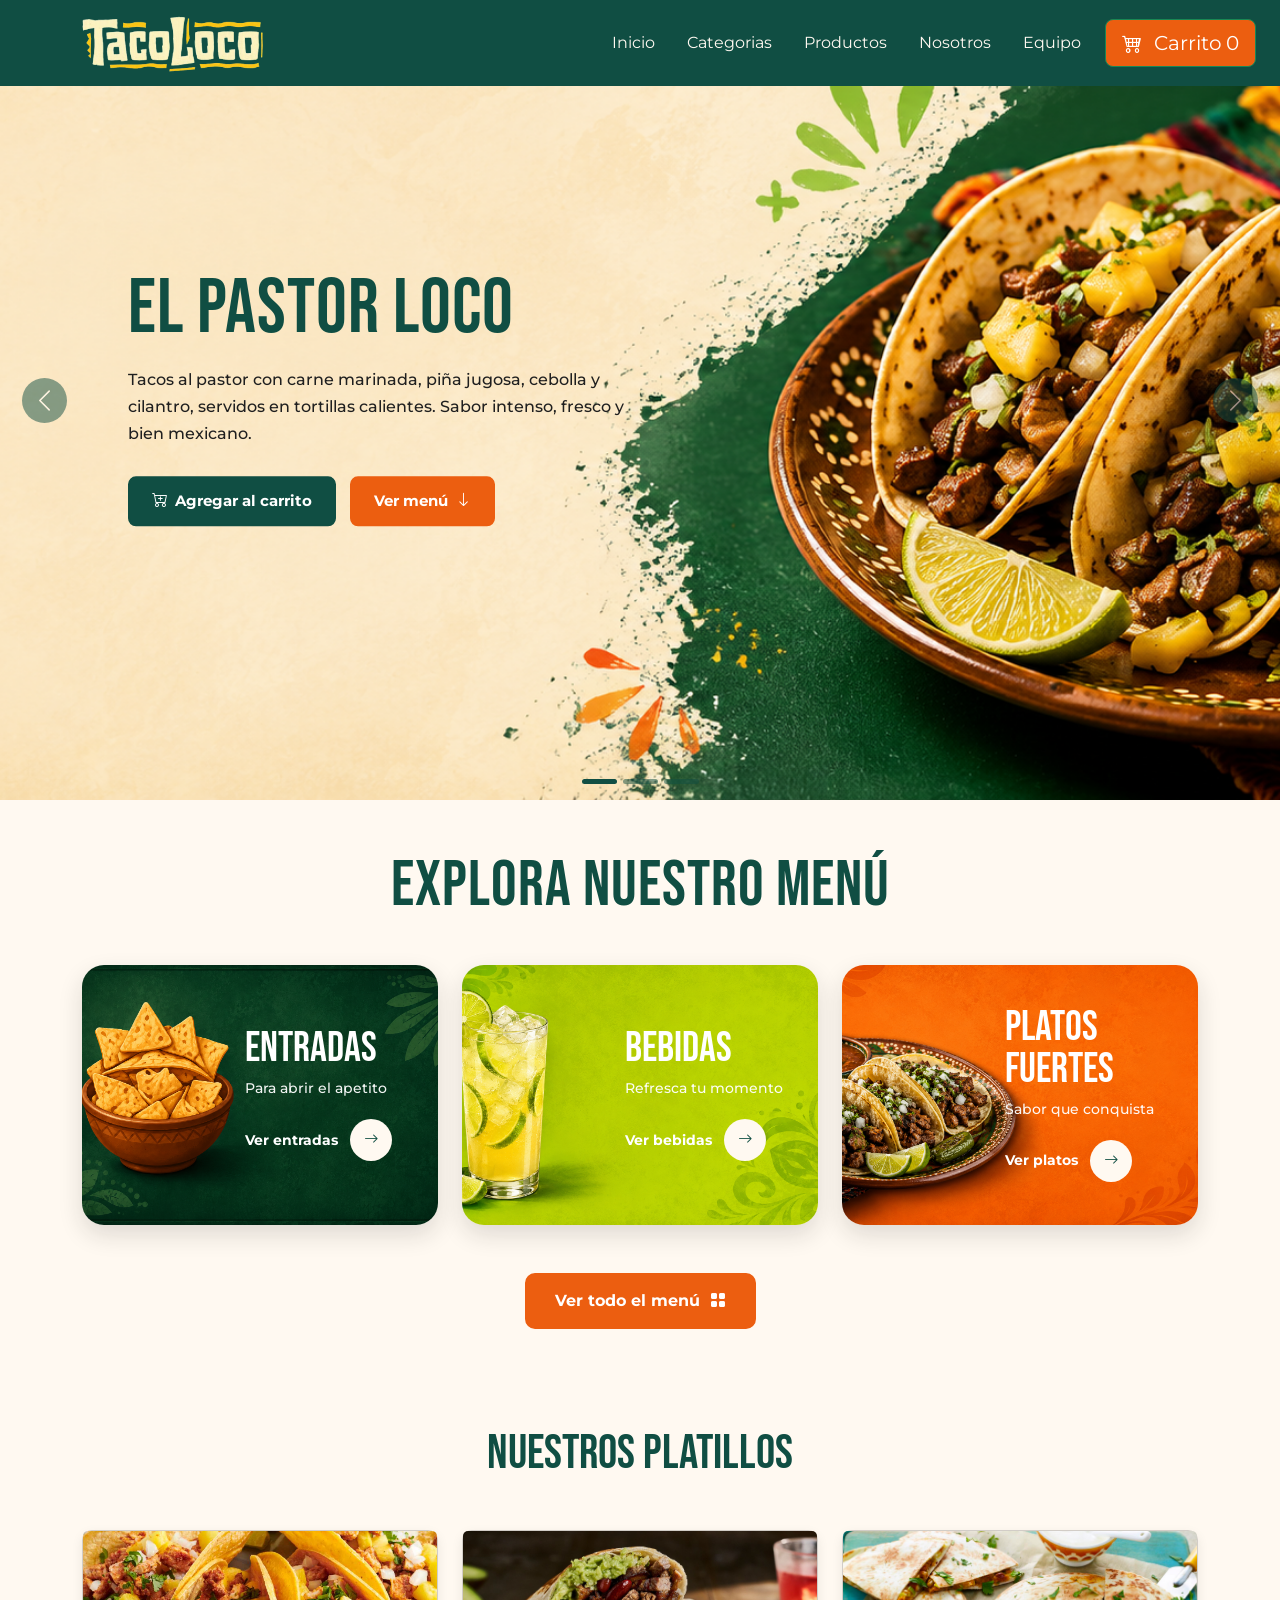
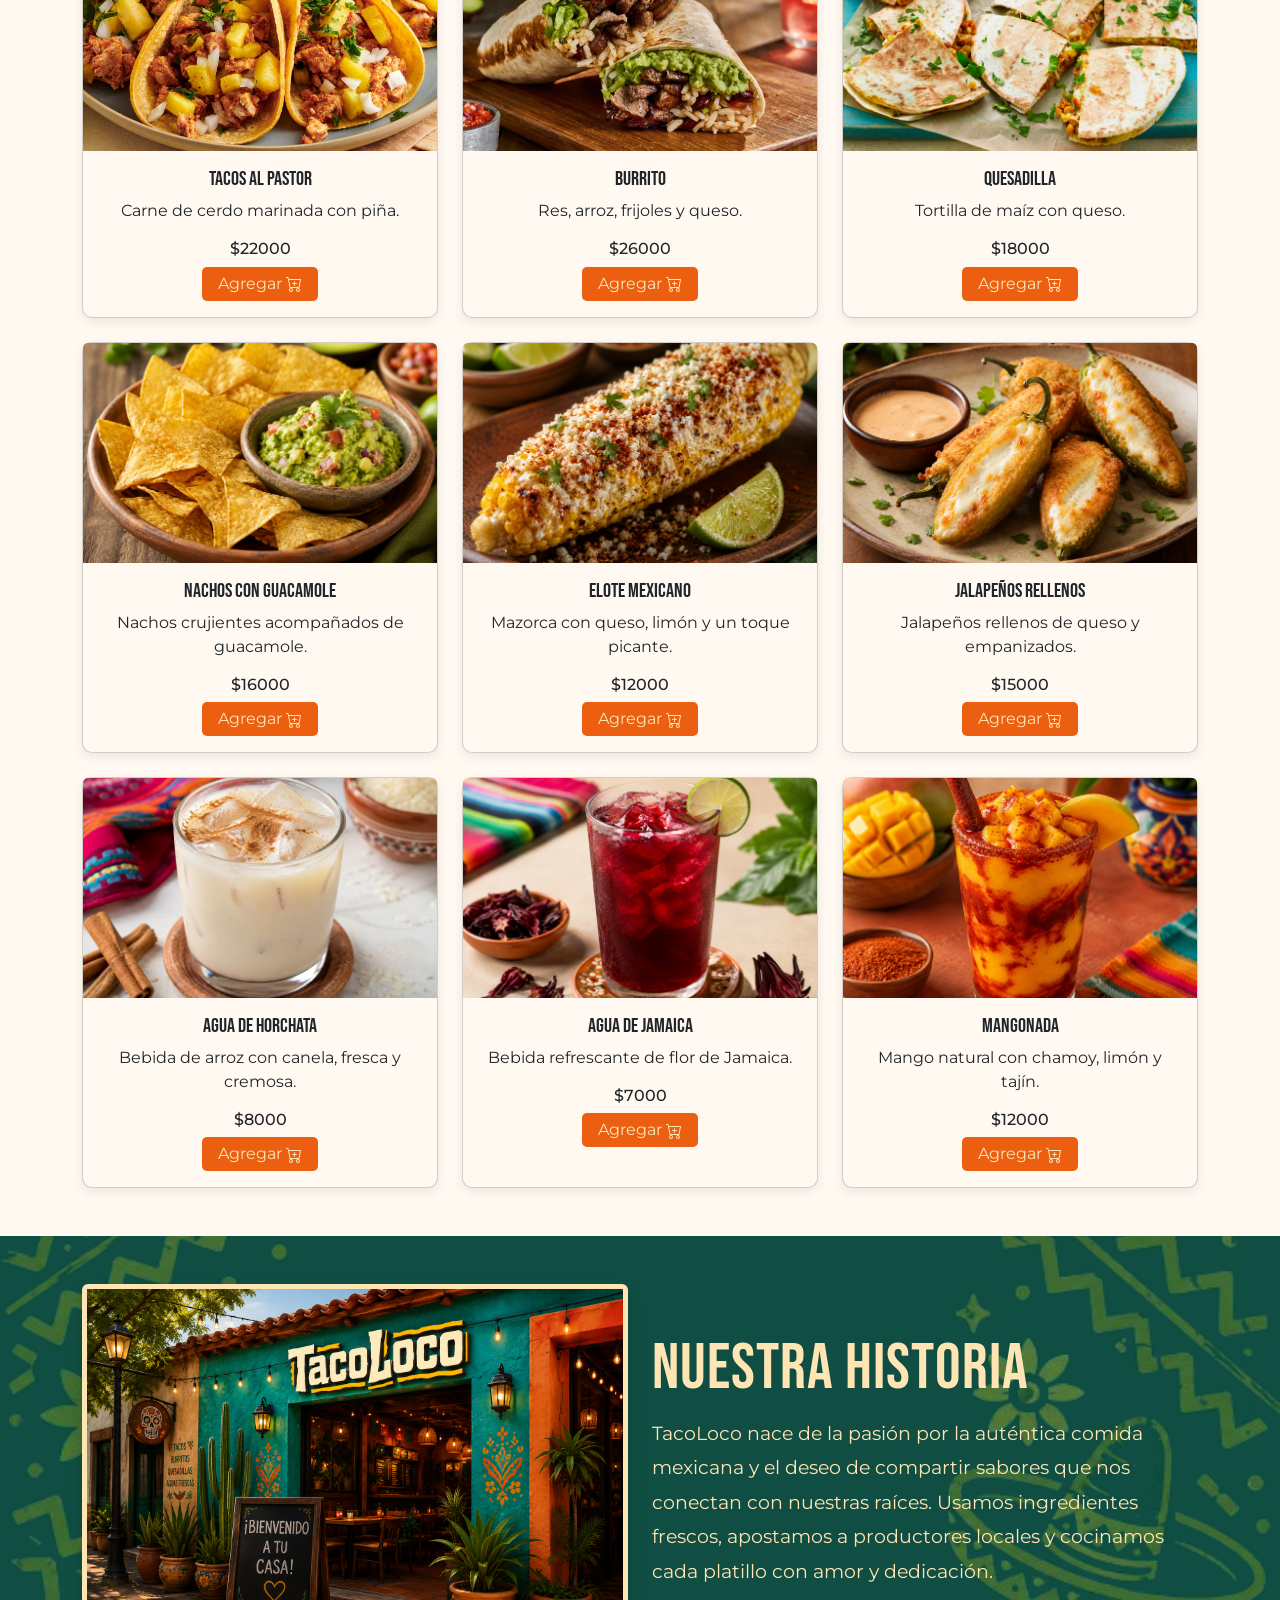
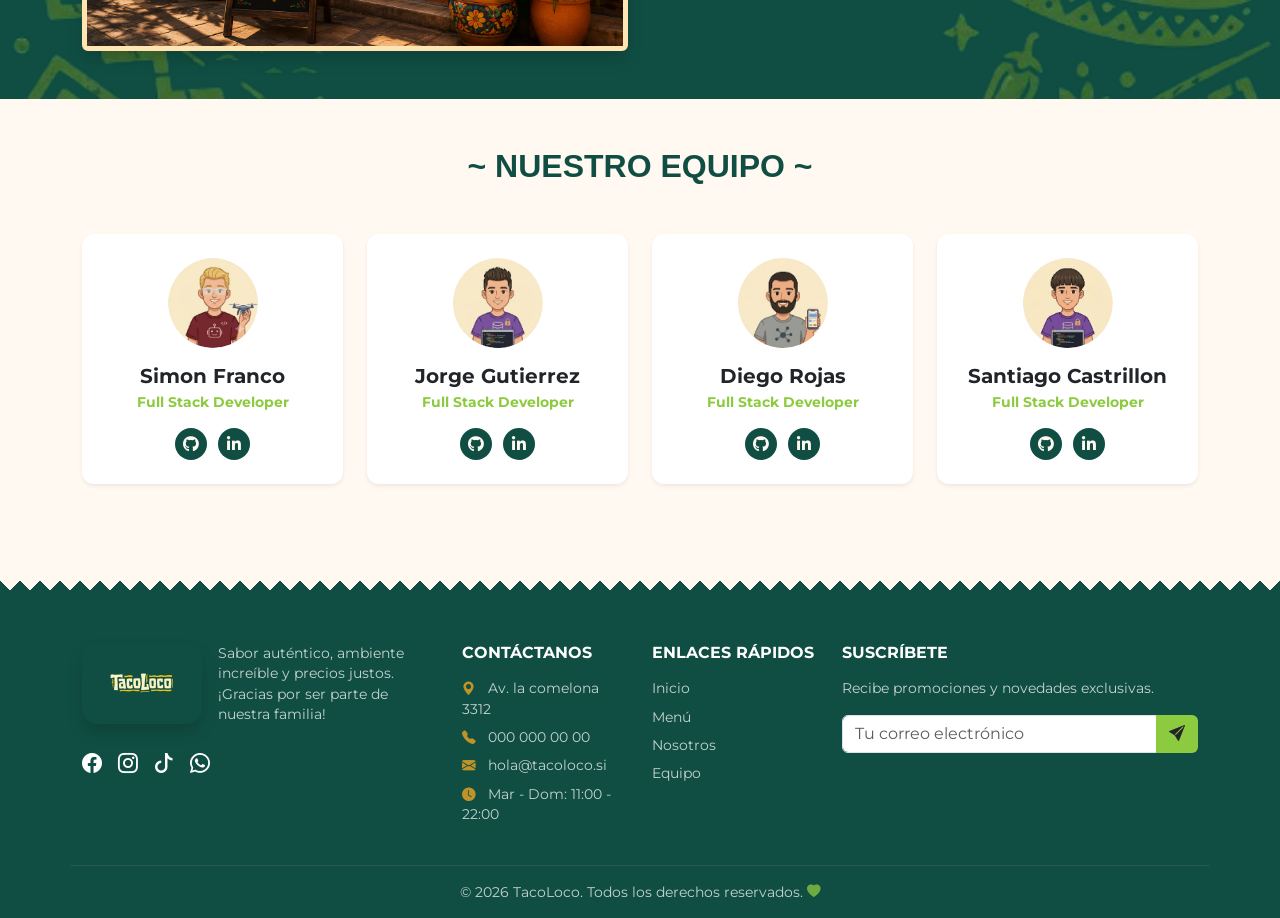
<file: index.html>
<!DOCTYPE html>
<html lang="es">

<head>
    <meta charset="UTF-8">
    <meta name="viewport" content="width=device-width, initial-scale=1.0">
    <title>Tacoloco | Sabor mexicano que te vuelve loco</title>

    <link href="https://cdn.jsdelivr.net/npm/bootstrap@5.3.8/dist/css/bootstrap.min.css" rel="stylesheet"
        integrity="sha384-sRIl4kxILFvY47J16cr9ZwB07vP4J8+LH7qKQnuqkuIAvNWLzeN8tE5YBujZqJLB" crossorigin="anonymous">
    <link rel="stylesheet" href="https://cdn.jsdelivr.net/npm/bootstrap-icons@1.13.1/font/bootstrap-icons.min.css">
    <link rel="stylesheet" href="https://cdnjs.cloudflare.com/ajax/libs/font-awesome/6.4.0/css/all.min.css">
    <link rel="preconnect" href="https://fonts.googleapis.com">
    <link rel="preconnect" href="https://fonts.gstatic.com" crossorigin>
    <link href="https://fonts.googleapis.com/css2?family=Bebas+Neue&family=Montserrat:wght@100..900&display=swap"
        rel="stylesheet">
    <link rel="stylesheet" href="styles.css">

</head>

<body>

    <!-- HEADER & NAVBAR -->
    <header>
        <nav id="nav" class="navbar navbar-expand-lg bg-body-tertiary px-4 py-2 fixed-top">
            <div class="container-fluid">
                <a class="navbar-brand" href="#">
                    <img class="logo" src="./img/logoSinFondo.png" alt="Logo TacoLoco" width="100" height="auto">
                </a>
                <button class="navbar-toggler" type="button" data-bs-toggle="collapse" data-bs-target="#navbarNav"
                    aria-controls="navbarNav" aria-expanded="false" aria-label="Toggle navigation">
                    <span class="navbar-toggler-icon"></span>
                </button>
                <div class="collapse navbar-collapse" id="navbarNav">
                    <ul class="navbar-nav ms-auto align-items-center gap-3">
                        <li class="nav-item">
                            <a class="nav-link active" aria-current="page" href="#">Inicio</a>
                        </li>
                        <li class="nav-item">
                            <a class="nav-link" href="#menu">Categorias</a>
                        </li>
                        <li class="nav-item">
                            <a class="nav-link" href="#productos">Productos</a>
                        </li>
                        <li class="nav-item">
                            <a class="nav-link" href="#nosotros">Nosotros</a>
                        </li>
                        <li class="nav-item">
                            <a class="nav-link" href="#equipo">Equipo</a>
                        </li>
                        <li class="nav-item d-flex align-items-center gap-2">
                            <button id="mostrarCarrito"
                                class="btn btn-outline-success btn-lg d-flex align-items-center gap-1 text-white btn-carrito"
                                type="button">
                                <i class="bi bi-cart4 me-2"></i>
                                <span>Carrito</span>
                                <span id="contadorCarrito">(0)</span>
                            </button>
                        </li>
                    </ul>
                </div>
            </div>
        </nav>
    </header>

    <main>

        <!-- CARRUSEL PRINCIPAL -->
        <section id="carouselPrincipal" class="carousel slide" data-bs-ride="carousel">
            <div class="carousel-indicators">
                <button type="button" data-bs-target="#carouselPrincipal" data-bs-slide-to="0" class="active"
                    aria-current="true" aria-label="Banner 1"></button>
                <button type="button" data-bs-target="#carouselPrincipal" data-bs-slide-to="1"
                    aria-label="Banner 2"></button>
                <button type="button" data-bs-target="#carouselPrincipal" data-bs-slide-to="2"
                    aria-label="Banner 3"></button>
            </div>
            <div class="carousel-inner">
                <div class="carousel-item active">
                    <img src="./img/banner1.png" class="d-block w-100" alt="Tacos mexicanos">
                    <div class="contenido-banner">
                        <h1 class="titulo-banner">El Pastor Loco</h1>
                        <p class="texto-banner">
                            Tacos al pastor con carne marinada, piña jugosa, cebolla y cilantro,
                            servidos en tortillas calientes. Sabor intenso, fresco y bien mexicano.
                        </p>
                        <div class="botones-banner">
                            <button type="button" class="btn btn-agregar-carrito" data-producto-id="1">
                                <i class="bi bi-cart-plus"></i> Agregar al carrito
                            </button>
                            <a href="#menu" class="btn btn-ver-menu">
                                Ver menú <i class="bi bi-arrow-down"></i>
                            </a>
                        </div>
                    </div>
                </div>
                <div class="carousel-item">
                    <img src="./img/banner2.png" class="d-block w-100" alt="Mangonada mexicana">
                    <div class="contenido-banner">
                        <h2 class="titulo-banner">Mangoloco Refrescante</h2>
                        <p class="texto-banner">
                            Mangonada refrescante de mango natural, chamoy y un toque de limón,
                            con el equilibrio perfecto entre dulce, ácido y picante.
                        </p>
                        <div class="botones-banner">
                            <button type="button" class="btn btn-agregar-carrito" data-producto-id="2">
                                <i class="bi bi-cart-plus"></i> Agregar al carrito
                            </button>
                            <a href="#menu" class="btn btn-ver-menu">
                                Ver menú <i class="bi bi-arrow-down"></i>
                            </a>
                        </div>
                    </div>
                </div>
                <div class="carousel-item">
                    <img src="./img/banner3.png" class="d-block w-100" alt="Pozole mexicano">
                    <div class="contenido-banner">
                        <h2 class="titulo-banner">Pozoloco</h2>
                        <p class="texto-banner">
                            Pozole tradicional con maíz tierno, carne sazonada y caldo lleno de sabor,
                            acompañado de lechuga, rábano, cebolla y limón.
                        </p>
                        <div class="botones-banner">
                            <button type="button" class="btn btn-agregar-carrito" data-producto-id="3">
                                <i class="bi bi-cart-plus"></i> Agregar al carrito
                            </button>
                            <a href="#menu" class="btn btn-ver-menu">
                                Ver menú <i class="bi bi-arrow-down"></i>
                            </a>
                        </div>
                    </div>
                </div>
            </div>
            <button class="carousel-control-prev" type="button" data-bs-target="#carouselPrincipal"
                data-bs-slide="prev">
                <span class="carousel-control-prev-icon" aria-hidden="true"></span>
                <span class="visually-hidden">Anterior</span>
            </button>
            <button class="carousel-control-next" type="button" data-bs-target="#carouselPrincipal"
                data-bs-slide="next">
                <span class="carousel-control-next-icon" aria-hidden="true"></span>
                <span class="visually-hidden">Siguiente</span>
            </button>
        </section>

        <!-- SECCIÓN MENÚ / CATEGORÍAS -->
        <section id="menu" class="seccion-categorias py-5">
            <div class="container">
                <h2 class="titulo-menu text-center">Explora nuestro menú</h2>
                <div class="row g-4">
                    <div class="col-12 col-md-6 col-lg-4">
                        <article class="card categoria-card h-100 border-0">
                            <img src="./img/cat-entradas.png" class="categoria-fondo" alt="Entradas mexicanas">
                            <div class="overlay-categoria"></div>
                            <div class="contenido-categoria">
                                <h3 class="card-title">Entradas</h3>
                                <p class="card-text">Para abrir el apetito</p>
                                <button type="button" class="btn btn-categoria" data-categoria="entradas">
                                    <span>Ver entradas</span>
                                    <span class="icono-categoria"><i class="bi bi-arrow-right"></i></span>
                                </button>
                            </div>
                        </article>
                    </div>
                    <div class="col-12 col-md-6 col-lg-4">
                        <article class="card categoria-card h-100 border-0">
                            <img src="./img/cat-bebidas.png" class="categoria-fondo" alt="Bebidas mexicanas">
                            <div class="overlay-categoria"></div>
                            <div class="contenido-categoria">
                                <h3 class="card-title">Bebidas</h3>
                                <p class="card-text">Refresca tu momento</p>
                                <button type="button" class="btn btn-categoria" data-categoria="bebidas">
                                    <span>Ver bebidas</span>
                                    <span class="icono-categoria"><i class="bi bi-arrow-right"></i></span>
                                </button>
                            </div>
                        </article>
                    </div>
                    <div class="col-12 col-md-6 col-lg-4">
                        <article class="card categoria-card h-100 border-0">
                            <img src="./img/cat-platos.png" class="categoria-fondo" alt="Platos fuertes mexicanos">
                            <div class="overlay-categoria"></div>
                            <div class="contenido-categoria">
                                <h3 class="card-title">Platos fuertes</h3>
                                <p class="card-text">Sabor que conquista</p>
                                <button type="button" class="btn btn-categoria" data-categoria="platos">
                                    <span>Ver platos</span>
                                    <span class="icono-categoria"><i class="bi bi-arrow-right"></i></span>
                                </button>
                            </div>
                        </article>
                    </div>
                </div>
                <div class="text-center mt-5">
                    <button type="button" class="btn btn-menu-completo" data-categoria="todos">
                        Ver todo el menú <i class="bi bi-grid-fill"></i>
                    </button>
                </div>
            </div>
        </section>

        <!-- SECCIÓN PRODUCTOS (CATÁLOGO) -->
        <section id="productos" class="productos py-5">
            <div class="container">
                <h2 class="mb-5 text-center">Nuestros platillos</h2>
                <div id="catalogoProductos" class="row g-4"></div>
            </div>
        </section>

        <!-- SECCIÓN NUESTRA HISTORIA -->
        <section id="nosotros" class="historia py-5">
            <div class="container">
                <div class="row align-items-center">
                    <div class="col-lg-6">
                        <img src="./img/restaurante.png" alt="Foto frontal del restaurante"
                            class="img-fluid historia-img rounded shadow">
                    </div>
                    <div class="col-lg-6 py-4">
                        <h1>Nuestra historia</h1>
                        <p>TacoLoco nace de la pasión por la auténtica comida mexicana y el deseo de compartir sabores
                            que nos conectan con nuestras raíces. Usamos ingredientes frescos, apostamos a productores
                            locales y cocinamos cada platillo con amor y dedicación.</p>
                    </div>
                </div>
            </div>
        </section>

        <!-- SECCIÓN NUESTRO EQUIPO -->
        <section id="equipo" class="pt-5 pb-5" style="background-color: var(--blanco-suave);">
            <div class="container">
                <div class="text-center mb-5 d-flex justify-content-center align-items-center">
                    <h2 class="m-0 titulo-equipo"> ~ NUESTRO EQUIPO ~ </h2>
                </div>
                <div class="row g-4 pb-5">
                    <div class="col-12 col-md-6 col-lg-3">
                        <div class="card border-0 shadow-sm p-4 text-center h-100 tarjeta-equipo">
                            <img src="./img/1.jpg" alt="Simon Franco" class="rounded-circle mx-auto mb-3 img-equipo"
                                width="100" height="100" style="object-fit: cover;">
                            <h5 class="fw-bold mb-1 text-dark">Simon Franco</h5>
                            <p class="fw-bold mb-3" style="color: var(--verde-acento); font-size: 0.85rem;">Full Stack
                                Developer</p>
                            <div>
                                <a href="https://github.com/FrancoSG2003" target="_blank" class="icono-social"><i
                                        class="fab fa-github"></i></a>
                                <a href="www.linkedin.com/in/simon-franco-guisado" target="_blank"
                                    class="icono-social"><i class="fab fa-linkedin-in"></i></a>
                            </div>
                        </div>
                    </div>
                    <div class="col-12 col-md-6 col-lg-3">
                        <div class="card border-0 shadow-sm p-4 text-center h-100 tarjeta-equipo">
                            <img src="./img/2.jpg" alt="Jorge Gutierrez" class="rounded-circle mx-auto mb-3 img-equipo"
                                width="100" height="100" style="object-fit: cover;">
                            <h5 class="fw-bold mb-1 text-dark">Jorge Gutierrez</h5>
                            <p class="fw-bold mb-3" style="color: var(--verde-acento); font-size: 0.85rem;">Full Stack
                                Developer</p>
                            <div>
                                <a href="https://github.com/jorgegutierrezvallejo" target="_blank"
                                    class="icono-social"><i class="fab fa-github"></i></a>
                                <a href="https://www.linkedin.com/in/jorgegutierrezvallejo/" target="_blank"
                                    class="icono-social"><i class="fab fa-linkedin-in"></i></a>
                            </div>
                        </div>
                    </div>
                    <div class="col-12 col-md-6 col-lg-3">
                        <div class="card border-0 shadow-sm p-4 text-center h-100 tarjeta-equipo">
                            <img src="./img/3.jpg" alt="Diego Rojas" class="rounded-circle mx-auto mb-3 img-equipo"
                                width="100" height="100" style="object-fit: cover;">
                            <h5 class="fw-bold mb-1 text-dark">Diego Rojas</h5>
                            <p class="fw-bold mb-3" style="color: var(--verde-acento); font-size: 0.85rem;">Full Stack
                                Developer</p>
                            <div>
                                <a href="https://github.com/diegorojas25" target="_blank" class="icono-social"><i
                                        class="fab fa-github"></i></a>
                                <a href="https://www.linkedin.com/in/diego-alexander-rojas-cepeda-desarrollador-full-stack/"
                                    target="_blank" class="icono-social"><i class="fab fa-linkedin-in"></i></a>
                            </div>
                        </div>
                    </div>
                    <div class="col-12 col-md-6 col-lg-3">
                        <div class="card border-0 shadow-sm p-4 text-center h-100 tarjeta-equipo">
                            <img src="./img/4.jpg" alt="Santiago Castrillon"
                                class="rounded-circle mx-auto mb-3 img-equipo" width="100" height="100"
                                style="object-fit: cover;">
                            <h5 class="fw-bold mb-1 text-dark">Santiago Castrillon</h5>
                            <p class="fw-bold mb-3" style="color: var(--verde-acento); font-size: 0.85rem;">Full Stack
                                Developer</p>
                            <div>
                                <a href="https://github.com/SantiagoCastrillonR" class="icono-social" target="_blank"><i
                                        class="fab fa-github"></i></a>
                                <a href="https://www.linkedin.com/in/santiago-castrillon-rojo/" class="icono-social"
                                    target="_blank"><i class="fab fa-linkedin-in"></i></a>
                            </div>
                        </div>
                    </div>
                </div>
            </div>
        </section>

        <!-- CARRITO DE COMPRAS OVERLAY -->
        <div id="overlay" class="d-none">
            <section id="carrito">
                <div class="carrito-header">
                    <h2>Carrito de compras</h2>
                    <button id="cerrarCarrito" class="btn-cerrar">
                        <i class="bi bi-box-arrow-left"></i>
                    </button>
                </div>
                <div class="carrito-body">
                    <div id="productos-carrito" class="productos-carrito"></div>
                    <aside class="resumen-carrito">
                        <div class="info-carrito">
                            <h4>Productos</h4>
                            <span id="cantidadProductos">0</span>
                        </div>
                        <div class="info-carrito">
                            <h4>Total</h4>
                            <span id="totalCarrito">$0</span>
                        </div>
                        <button class="btn-comprar">Confirmar compra</button>
                    </aside>
                </div>
            </section>
        </div>

    </main>

    <!-- DIVISOR ZIG-ZAG -->
    <div class="divisor-dentado"></div>

    <!-- FOOTER -->
    <footer class="pt-5 pb-3 footer-custom" style="background-color: var(--verde-oscuro); color: white;">
        <div class="container">
            <div class="row g-4 mb-4">
                <div class="col-12 col-lg-4">
                    <div class="d-flex align-items-center gap-3 mb-4">
                        <img src="./img/tacoloco logo.png" alt="Logo Taco Loco" class="img-fluid rounded-4 shadow"
                            style="max-width: 120px;">
                        <p class="opacity-75 mb-0" style="font-size: 0.85rem;">
                            Sabor auténtico, ambiente increíble y precios justos. ¡Gracias por ser parte de nuestra
                            familia!
                        </p>
                    </div>
                    <div class="mt-3 d-flex gap-3">
                        <a href="#" class="text-white fs-5"><i class="bi bi-facebook"></i></a>
                        <a href="#" class="text-white fs-5"><i class="bi bi-instagram"></i></a>
                        <a href="#" class="text-white fs-5"><i class="bi bi-tiktok"></i></a>
                        <a href="#" class="text-white fs-5"><i class="bi bi-whatsapp"></i></a>
                    </div>
                </div>
                <div class="col-12 col-md-4 col-lg-2">
                    <h6 class="text-uppercase mb-3 fw-bold">CONTÁCTANOS</h6>
                    <ul class="list-unstyled opacity-75" style="font-size: 0.85rem;">
                        <li class="mb-2"><i class="bi bi-geo-alt-fill me-2" style="color: var(--amarillo);"></i> Av. la
                            comelona 3312</li>
                        <li class="mb-2"><i class="bi bi-telephone-fill me-2" style="color: var(--amarillo);"></i> 000
                            000 00 00</li>
                        <li class="mb-2"><i class="bi bi-envelope-fill me-2" style="color: var(--amarillo);"></i>
                            hola@tacoloco.si</li>
                        <li class="mb-2"><i class="bi bi-clock-fill me-2" style="color: var(--amarillo);"></i> Mar -
                            Dom: 11:00 - 22:00</li>
                    </ul>
                </div>
                <div class="col-12 col-md-3 col-lg-2">
                    <h6 class="text-uppercase mb-3 fw-bold">ENLACES RÁPIDOS</h6>
                    <ul class="list-unstyled enlaces-footer" style="font-size: 0.85rem;">
                        <li class="mb-2"><a href="#" class="text-white text-decoration-none opacity-75">Inicio</a></li>
                        <li class="mb-2"><a href="#menu" class="text-white text-decoration-none opacity-75">Menú</a>
                        </li>
                        <li class="mb-2"><a href="#nosotros"
                                class="text-white text-decoration-none opacity-75">Nosotros</a></li>
                        <li class="mb-2"><a href="#equipo" class="text-white text-decoration-none opacity-75">Equipo</a>
                        </li>
                    </ul>
                </div>
                <div class="col-12 col-md-5 col-lg-4">
                    <h6 class="text-uppercase mb-3 fw-bold">SUSCRÍBETE</h6>
                    <p class="opacity-75" style="font-size: 0.85rem;">Recibe promociones y novedades exclusivas.</p>
                    <form class="input-group mt-3">
                        <input type="email" class="form-control" placeholder="Tu correo electrónico" required>
                        <button type="submit" class="btn" style="background-color: var(--verde-acento);">
                            <i class="bi bi-send-fill text-dark"></i>
                        </button>
                    </form>
                </div>
            </div>
            <div class="row mt-4 pt-3 border-top border-secondary border-opacity-25">
                <div class="col-12 text-center opacity-75" style="font-size: 0.85rem;">
                    <p class="mb-0">© 2026 TacoLoco. Todos los derechos reservados. <i class="bi bi-heart-fill"
                            style="color: var(--verde-acento);"></i></p>
                </div>
            </div>
        </div>
    </footer>

    <script src="https://cdn.jsdelivr.net/npm/bootstrap@5.3.8/dist/js/bootstrap.bundle.min.js"
        integrity="sha384-FKyoEForCGlyvwx9Hj09JcYn3nv7wiPVlz7YYwJrWVcXK/BmnVDxM+D2scQbITxI"
        crossorigin="anonymous"></script>
    <script src="app.js"></script>
</body>

</html>
</file>
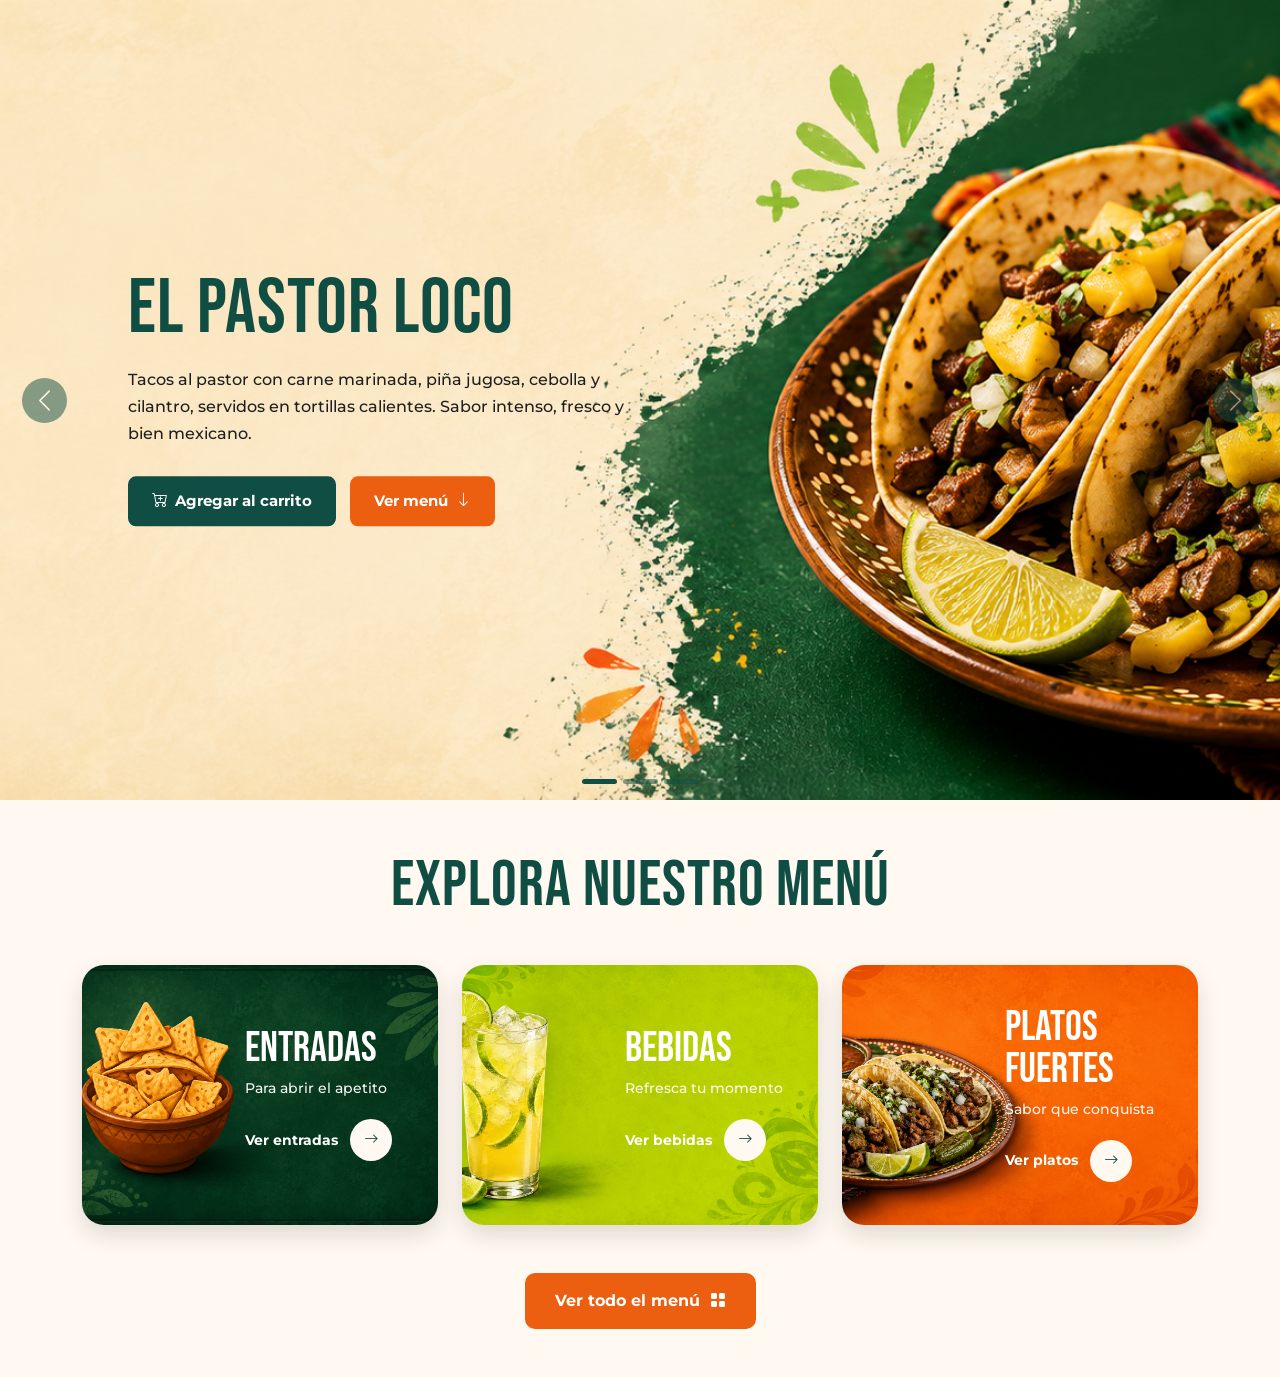
<file: html/jorge.html>
<!DOCTYPE html>
<html lang="es">

<head>
    <meta charset="UTF-8">

    <meta name="viewport" content="width=device-width, initial-scale=1.0">

    <link href="https://cdn.jsdelivr.net/npm/bootstrap@5.3.8/dist/css/bootstrap.min.css" rel="stylesheet">

    <link rel="stylesheet" href="https://cdn.jsdelivr.net/npm/bootstrap-icons@1.13.1/font/bootstrap-icons.min.css">

    <link rel="preconnect" href="https://fonts.googleapis.com">

    <link rel="preconnect" href="https://fonts.gstatic.com" crossorigin>

    <link
        href="https://fonts.googleapis.com/css2?family=Bebas+Neue&family=Montserrat:wght@400;500;600;700&display=swap"
        rel="stylesheet">

    <link rel="stylesheet" href="../styles.css">

    <title>Tacoloco | Sabor mexicano que te vuelve loco</title>
</head>

<body>

    <main>

        <section id="carouselPrincipal" class="carousel slide" data-bs-ride="carousel">

            <div class="carousel-indicators">

                <button type="button" data-bs-target="#carouselPrincipal" data-bs-slide-to="0" class="active"
                    aria-current="true" aria-label="Banner 1">
                </button>

                <button type="button" data-bs-target="#carouselPrincipal" data-bs-slide-to="1"
                    aria-label="Banner 2">
                </button>

                <button type="button" data-bs-target="#carouselPrincipal" data-bs-slide-to="2"
                    aria-label="Banner 3">
                </button>

            </div>

            <div class="carousel-inner">

                <div class="carousel-item active">

                    <img src="../img/banner1.png" class="d-block w-100" alt="Tacos mexicanos">

                    <div class="contenido-banner">

                        <h1 class="titulo-banner">
                            El Pastor Loco
                        </h1>

                        <p class="texto-banner">
                            Tacos al pastor con carne marinada, piña jugosa, cebolla y cilantro,
                            servidos en tortillas calientes. Sabor intenso, fresco y bien mexicano.
                        </p>

                        <div class="botones-banner">

                            <button type="button" class="btn btn-agregar-carrito" data-producto-id="1">
                                <i class="bi bi-cart-plus"></i>
                                Agregar al carrito
                            </button>

                            <a href="#menu" class="btn btn-ver-menu">
                                Ver menú
                                <i class="bi bi-arrow-down"></i>
                            </a>

                        </div>

                    </div>

                </div>

                <div class="carousel-item">

                    <img src="../img/banner2.png" class="d-block w-100" alt="Mangonada mexicana">

                    <div class="contenido-banner">

                        <h2 class="titulo-banner">
                            Mangoloco Refrescante
                        </h2>

                        <p class="texto-banner">
                            Mangonada refrescante de mango natural, chamoy y un toque de limón,
                            con el equilibrio perfecto entre dulce, ácido y picante.
                        </p>

                        <div class="botones-banner">

                            <button type="button" class="btn btn-agregar-carrito" data-producto-id="2">
                                <i class="bi bi-cart-plus"></i>
                                Agregar al carrito
                            </button>

                            <a href="#menu" class="btn btn-ver-menu">
                                Ver menú
                                <i class="bi bi-arrow-down"></i>
                            </a>

                        </div>

                    </div>

                </div>

                <div class="carousel-item">

                    <img src="../img/banner3.png" class="d-block w-100" alt="Pozole mexicano">

                    <div class="contenido-banner">

                        <h2 class="titulo-banner">
                            Pozoloco
                        </h2>

                        <p class="texto-banner">
                            Pozole tradicional con maíz tierno, carne sazonada y caldo lleno de sabor,
                            acompañado de lechuga, rábano, cebolla y limón.
                        </p>

                        <div class="botones-banner">

                            <button type="button" class="btn btn-agregar-carrito" data-producto-id="3">
                                <i class="bi bi-cart-plus"></i>
                                Agregar al carrito
                            </button>

                            <a href="#menu" class="btn btn-ver-menu">
                                Ver menú
                                <i class="bi bi-arrow-down"></i>
                            </a>

                        </div>

                    </div>

                </div>

            </div>

            <button class="carousel-control-prev" type="button" data-bs-target="#carouselPrincipal"
                data-bs-slide="prev">

                <span class="carousel-control-prev-icon" aria-hidden="true"></span>

                <span class="visually-hidden">
                    Anterior
                </span>

            </button>

            <button class="carousel-control-next" type="button" data-bs-target="#carouselPrincipal"
                data-bs-slide="next">

                <span class="carousel-control-next-icon" aria-hidden="true"></span>

                <span class="visually-hidden">
                    Siguiente
                </span>

            </button>

        </section>
<!-- Inicio menu -->
        <section id="menu" class="seccion-categorias py-5">

            <div class="container">

                <h2 class="titulo-menu text-center">
                    Explora nuestro menú
                </h2>

                <div class="row g-4">

                    <div class="col-12 col-md-6 col-lg-4">

                        <article class="card categoria-card h-100 border-0">

                            <img src="../img/cat-entradas.png" class="categoria-fondo"
                                alt="Entradas mexicanas">

                            <div class="overlay-categoria"></div>

                            <div class="contenido-categoria">

                                <h3 class="card-title">
                                    Entradas
                                </h3>

                                <p class="card-text">
                                    Para abrir el apetito
                                </p>

                                <button type="button" class="btn btn-categoria"
                                    data-categoria="entradas">

                                    <span>Ver entradas</span>

                                    <span class="icono-categoria">
                                        <i class="bi bi-arrow-right"></i>
                                    </span>

                                </button>

                            </div>

                        </article>

                    </div>

                    <div class="col-12 col-md-6 col-lg-4">

                        <article class="card categoria-card h-100 border-0">

                            <img src="../img/cat-bebidas.png" class="categoria-fondo"
                                alt="Bebidas mexicanas">

                            <div class="overlay-categoria"></div>

                            <div class="contenido-categoria">

                                <h3 class="card-title">
                                    Bebidas
                                </h3>

                                <p class="card-text">
                                    Refresca tu momento
                                </p>

                                <button type="button" class="btn btn-categoria"
                                    data-categoria="bebidas">

                                    <span>Ver bebidas</span>

                                    <span class="icono-categoria">
                                        <i class="bi bi-arrow-right"></i>
                                    </span>

                                </button>

                            </div>

                        </article>

                    </div>

                    <div class="col-12 col-md-6 col-lg-4">

                        <article class="card categoria-card h-100 border-0">

                            <img src="../img/cat-platos.png" class="categoria-fondo"
                                alt="Platos fuertes mexicanos">

                            <div class="overlay-categoria"></div>

                            <div class="contenido-categoria">

                                <h3 class="card-title">
                                    Platos fuertes
                                </h3>

                                <p class="card-text">
                                    Sabor que conquista
                                </p>

                                <button type="button" class="btn btn-categoria"
                                    data-categoria="platos">

                                    <span>Ver platos</span>

                                    <span class="icono-categoria">
                                        <i class="bi bi-arrow-right"></i>
                                    </span>

                                </button>

                            </div>

                        </article>

                    </div>

                </div>

                <div class="text-center mt-5">

                    <button type="button" class="btn btn-menu-completo"
                        data-categoria="todos">

                        Ver todo el menú
                        <i class="bi bi-grid-fill"></i>

                    </button>

                </div>

            </div>

        </section>



    </main>

    <script src="https://cdn.jsdelivr.net/npm/bootstrap@5.3.8/dist/js/bootstrap.bundle.min.js"></script>

    <script src="../app.js"></script>

</body>

</html>
</file>
<file: styles.css>
:root {
    --verde-oscuro: #104E43;
    --verde-acento: #8CCB3F;
    --naranja: #EC5E10;
    --amarillo: #FAAA1F;
    --crema: #FFE5B3;
    --blanco-suave: #FFF9F1;
    --texto-oscuro: #1f1f1f;
    --fuente-titulos: "Bebas Neue", sans-serif;
    --fuente-texto: "Montserrat", sans-serif;
}

* {
    box-sizing: border-box;
}

html {
    scroll-behavior: smooth;
}

body {
    margin: 0;
    font-family: var(--fuente-texto);
    color: var(--texto-oscuro);
    background-color: var(--blanco-suave);
}


/* NAVBAR */
#nav {
    background-color: var(--verde-oscuro) !important;
    padding: 0 2rem;
}

#nav .container-fluid {
    padding: 0;
}

#nav .navbar-brand {
    margin: 0;
    padding: 0;
    line-height: 0;
}

#nav .navbar-brand img {
    display: block;
    margin-left: 50px;
    height: 70px; 
    width: auto;
}

#nav .nav-link {
    color: var(--blanco-suave) !important;
    position: relative;
    transition: color .3s ease;
}

#nav .nav-link::after {
    content: "";
    position: absolute;
    left: 50%;
    bottom: -4px;
    width: 0;
    height: 3px;
    background-color: var(--amarillo);
    transition: all .3s ease;
    transform: translateX(-50%);
}

#nav .nav-link:hover::after {
    width: 100%;
}

.btn-carrito {
    background-color: var(--naranja);
}

.btn-carrito:hover {
    transform: translateY(-4px);
    box-shadow: 0 8px 15px rgba(0, 0, 0, 0.2);
}


/* CARRUSEL */
.carousel-item {
    position: relative;
    overflow: hidden;
}

.carousel-item img {
    width: 100%;
    height: 800px;
    object-fit: cover;
    object-position: center;
}

.contenido-banner {
    position: absolute;
    top: 50%;
    left: 10%;
    z-index: 2;
    width: 80%;
    max-width: 520px;
    transform: translateY(-50%);
}

.titulo-banner {
    margin: 0 0 20px;
    font-family: var(--fuente-titulos);
    font-size: clamp(3.5rem, 6vw, 6rem);
    font-weight: 400;
    line-height: 0.95;
    letter-spacing: 1px;
    text-transform: uppercase;
    color: var(--verde-oscuro);
}

.texto-banner {
    max-width: 500px;
    margin-bottom: 28px;
    font-size: 1rem;
    font-weight: 500;
    line-height: 1.7;
    color: var(--texto-oscuro);
}

.botones-banner {
    display: flex;
    flex-wrap: wrap;
    gap: 14px;
}

.btn.btn-agregar-carrito,
.btn.btn-ver-menu {
    display: inline-flex;
    align-items: center;
    justify-content: center;
    gap: 8px;
    min-height: 48px;
    padding: 12px 22px;
    border: 2px solid transparent;
    border-radius: 8px;
    font-family: var(--fuente-texto);
    font-size: 0.95rem;
    font-weight: 700;
    text-decoration: none;
    transition: transform 0.3s ease, background-color 0.3s ease, color 0.3s ease, box-shadow 0.3s ease;
}

.btn.btn-agregar-carrito {
    border-color: var(--verde-oscuro);
    background-color: var(--verde-oscuro);
    color: white;
}

.btn.btn-agregar-carrito:hover {
    border-color: var(--verde-oscuro);
    background-color: transparent;
    color: var(--verde-oscuro);
    transform: translateY(-3px);
}

.btn.btn-ver-menu {
    border-color: var(--naranja);
    background-color: var(--naranja);
    color: white;
}

.btn.btn-ver-menu:hover {
    border-color: var(--naranja);
    background-color: transparent;
    color: var(--naranja);
    transform: translateY(-3px);
}

.carousel-control-prev,
.carousel-control-next {
    width: 7%;
    z-index: 5;
}

.carousel-control-prev-icon,
.carousel-control-next-icon {
    width: 45px;
    height: 45px;
    border-radius: 50%;
    background-color: var(--verde-oscuro);
    background-size: 55%;
    transition: transform 0.3s ease, background-color 0.3s ease;
}

.carousel-indicators {
    z-index: 5;
}

.carousel-indicators button {
    width: 35px !important;
    height: 5px !important;
    border: 0 !important;
    border-radius: 10px !important;
    background-color: var(--verde-oscuro) !important;
}


/* SECCIÓN MENÚ / CATEGORÍAS */
#menu {
    padding-top: 80px;
    padding-bottom: 80px;
    scroll-margin-top: 20px;
}

.seccion-categorias {
    background-color: var(--blanco-suave);
}

.titulo-menu {
    margin-bottom: 40px;
    font-family: var(--fuente-titulos);
    font-size: clamp(2.8rem, 5vw, 4.5rem);
    font-weight: 400;
    letter-spacing: 1px;
    text-transform: uppercase;
    color: var(--verde-oscuro);
    text-align: center;
}

.categoria-card {
    position: relative;
    min-height: 260px;
    border-radius: 22px;
    overflow: hidden;
    background-color: transparent;
    box-shadow: 0 10px 25px rgba(31, 31, 31, 0.14);
    transition: transform 0.3s ease, box-shadow 0.3s ease;
}

.categoria-card:hover {
    transform: translateY(-8px);
    box-shadow: 0 16px 32px rgba(31, 31, 31, 0.2);
}

.categoria-fondo {
    position: absolute;
    inset: 0;
    z-index: 0;
    width: 100%;
    height: 100%;
    object-fit: cover;
    object-position: center;
    transition: transform 0.4s ease;
}

.categoria-card:hover .categoria-fondo {
    transform: scale(1.05);
}

.contenido-categoria {
    position: relative;
    z-index: 2;
    width: 62%;
    min-height: 260px;
    margin-left: auto;
    padding: 30px 28px;
    display: flex;
    flex-direction: column;
    justify-content: center;
    align-items: flex-start;
    text-align: left;
}

.categoria-card .card-title {
    margin: 0 0 8px;
    font-family: var(--fuente-titulos);
    font-size: 2.6rem;
    font-weight: 400;
    line-height: 1;
    color: white;
}

.categoria-card .card-text {
    margin-bottom: 20px;
    font-size: 0.9rem;
    font-weight: 500;
    line-height: 1.5;
    color: rgba(255, 255, 255, 0.95);
}

.btn.btn-categoria {
    display: inline-flex;
    align-items: center;
    justify-content: flex-start;
    gap: 12px;
    padding: 0;
    border: 0;
    background-color: transparent;
    font-family: var(--fuente-texto);
    font-size: 0.9rem;
    font-weight: 700;
    color: white;
}

.btn.btn-categoria:hover,
.btn.btn-categoria:focus {
    background-color: transparent;
    color: white;
    box-shadow: none;
}

.icono-categoria {
    display: inline-flex;
    align-items: center;
    justify-content: center;
    width: 42px;
    height: 42px;
    flex-shrink: 0;
    border-radius: 50%;
    background-color: var(--blanco-suave);
    color: var(--verde-oscuro);
    transition: transform 0.3s ease, background-color 0.3s ease;
}

.btn-categoria:hover .icono-categoria {
    background-color: var(--crema);
    transform: translateX(5px);
}

.btn.btn-menu-completo {
    display: inline-flex;
    align-items: center;
    justify-content: center;
    gap: 10px;
    padding: 14px 28px;
    border: 2px solid var(--naranja);
    border-radius: 10px;
    background-color: var(--naranja);
    color: white;
    font-family: var(--fuente-texto);
    font-weight: 700;
    transition: transform 0.3s ease, background-color 0.3s ease, color 0.3s ease, box-shadow 0.3s ease;
}

.btn.btn-menu-completo:hover {
    border-color: var(--naranja);
    background-color: transparent;
    color: var(--naranja);
    transform: translateY(-3px);
    box-shadow: 0 8px 20px rgba(236, 94, 16, 0.2);
}


/* PRODUCTOS / PLATILLOS */
.productos {
    background-color: var(--blanco-suave);
    padding: 5rem 0;
}

.productos h2 {
    font-family: var(--fuente-titulos);
    color: var(--verde-oscuro);
    font-size: 3rem;
    text-align: center;
    margin-bottom: 3rem;
}

.card-img-top {
    height: 220px;
    object-fit: cover;
}

.cards-platos {
    background-color: var(--blanco-suave);
    border-radius: 10px;
    font-family: var(--fuente-texto);
    box-shadow: 0 4px 12px rgba(0, 0, 0, .08);
    transition: transform .3s ease, box-shadow .3s ease;
}

.cards-platos:hover {
    transform: translateY(-8px);
    box-shadow: 0 14px 28px rgba(0, 0, 0, .18);
}

.cards-platos h5 {
    font-family: var(--fuente-titulos);
}

.cards-platos button {
    background: var(--naranja);
    padding: 5px 1rem;
    color: var(--crema);
    border: none;
    border-radius: 5px;
    transition: background-color 0.3s ease;
}

.cards-platos button:hover {
    background-color: var(--amarillo);
}


/* HISTORIA / NOSOTROS */
.historia {
    background-color: #104E43;
    background-image: url("./img/fondo2.png");
    background-size: contain;
    background-repeat: no-repeat;
    background-position: left center, right center;
    background-size: 100%;
    color: var(--crema);
    padding: 5rem 0;
}

@media (max-width: 992px) {
    .historia {
        background-image: none;
        background-color: var(--verde-oscuro);
    }
}

.historia-img {
    border: 5px solid var(--crema);
    border-radius: 5px;
}

.historia h1 {
    font-family: var(--fuente-titulos);
    font-size: 4rem;
    letter-spacing: 1px;
    color: var(--crema);
}

.historia p {
    font-family: var(--fuente-texto);
    font-size: 1.2rem;
    line-height: 1.8;
    max-width: 600px;
}


/* EQUIPO */
.titulo-equipo {
    color: var(--verde-oscuro);
    font-weight: 800;
    font-family: 'Oswald', sans-serif;
}

.tarjeta-equipo {
    border-radius: 12px;
    transition: transform 0.3s;
}

.tarjeta-equipo:hover {
    transform: translateY(-5px);
}

.img-equipo {
    width: 90px;
    height: 90px;
    object-fit: cover;
    background-color: var(--crema);
}

.icono-social {
    display: inline-flex;
    width: 32px;
    height: 32px;
    align-items: center;
    justify-content: center;
    background-color: var(--verde-oscuro);
    color: var(--blanco-suave);
    border-radius: 50%;
    text-decoration: none;
    transition: 0.3s;
    margin: 0 0.2rem;
}

.icono-social:hover {
    background-color: var(--verde-acento);
    color: var(--verde-oscuro);
}


/*CARRITO DE COMPRAS (MODAL/OVERLAY) */
#overlay {
    position: fixed;
    inset: 0;
    background: rgba(0,0,0,.55);
    display: flex;
    justify-content: center;
    align-items: center;
    z-index: 999;
}

#carrito {
    width: 60%;
    max-width: 950px;
    min-width: 700px;
    height: 75vh;
    background: var(--blanco-suave);
    border-radius: 15px;
    padding: 25px;
    display: flex;
    flex-direction: column;
    box-shadow: 0 10px 30px rgba(0,0,0,.25);
}

.carrito-header {
    display: flex;
    justify-content: space-between;
    align-items: center;
    padding-bottom: 20px;
    margin-bottom: 25px;
    border-bottom: solid 2px var(--amarillo);
}

.carrito-header h2 {
    color: var(--verde-oscuro);
    font-weight: 700;
}

.btn-cerrar {
    width: 45px;
    height: 45px;
    border: none;
    border-radius: 50%;
    background-color: var(--naranja);
    color: white;
    display: flex;
    justify-content: center;
    align-items: center;
    transition: .3s;
}

.btn-cerrar:hover {
    background: var(--amarillo);
    color: black;
    transform: translateY(-4px);
    box-shadow: 0 8px 15px rgba(0, 0, 0, 0.2);
}

.carrito-body {
    display: grid;
    grid-template-columns: 60% 40%;
    gap: 25px;
    flex: 1;
}

.productos-carrito {
    border-radius: 10px;
    background: #ececec;
    padding: 20px;
    overflow-y: auto;
}

.resumen-carrito {
    display: flex;
    flex-direction: column;
    gap: 20px;
    align-items: center;
}

.info-carrito,
.btn-comprar {
    width: 80%;
}

.info-carrito {
    background-color: white;
    border-left: 5px solid var(--verde-acento);
    border-radius: 12px;
    padding: 20px;
    box-shadow: 0 5px 15px rgba(0,0,0,.08);
}

.info-carrito h4 {
    color: var(--verde-oscuro);
    font-size: 1.2rem;
    font-weight: 700;
    margin-bottom: 10px;
}

.info-carrito span {
    font-size: 2rem;
    font-weight: bold;
    color: var(--texto-oscuro);
}

.btn-comprar {
    width: 80%;
    padding: 15px;
    border: none;
    border-radius: 12px;
    background: var(--naranja);
    color: white;
    font-size: 1.1rem;
    font-weight: bold;
    transition: .3s;
}

.btn-comprar:hover {
    background: var(--amarillo);
    color: black;
    transform: translateY(-3px);
    box-shadow: 0 10px 20px rgba(0,0,0,.15);
}


/* FOOTER Y DIVISOR ZIG-ZAG */
.footer-custom {
    background-color: var(--verde-oscuro);
    color: var(--blanco-suave);
}

.divisor-dentado {
    height: 15px;
    background: linear-gradient(-45deg, var(--verde-oscuro) 10px, transparent 0),
                linear-gradient(45deg, var(--verde-oscuro) 10px, transparent 0);
    background-position: left bottom;
    background-repeat: repeat-x;
    background-size: 20px 20px;
}
</file>
